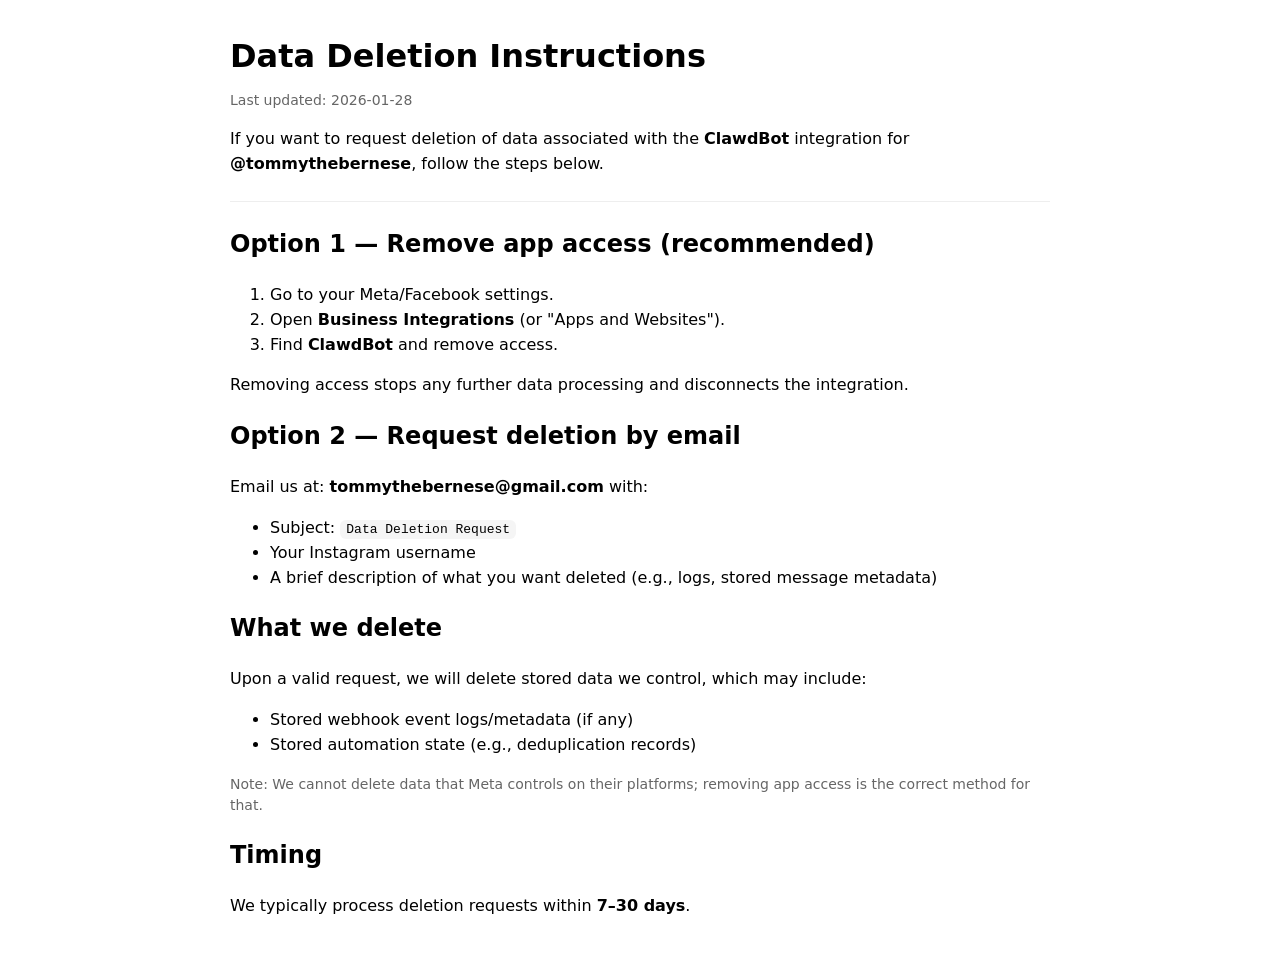
<file: delete-data.html>
<!doctype html>
<html lang="en">
<head>
  <meta charset="utf-8" />
  <meta name="viewport" content="width=device-width,initial-scale=1" />
  <title>Data Deletion Instructions — ClawdBot</title>
  <style>
    body { font-family: system-ui, -apple-system, Segoe UI, Roboto, Arial, sans-serif; margin: 0; }
    main { max-width: 820px; margin: 0 auto; padding: 32px 18px; line-height: 1.55; }
    h1 { margin: 0 0 8px; }
    .muted { color: #666; font-size: 14px; }
    code { background: #f5f5f5; padding: 2px 6px; border-radius: 6px; }
    hr { border: 0; border-top: 1px solid #eee; margin: 24px 0; }
  </style>
  <!-- Google Analytics 4 -->
  <script async src="https://www.googletagmanager.com/gtag/js?id=G-JEZ13K7YXY"></script>
  <script>
    window.dataLayer = window.dataLayer || [];
    function gtag(){dataLayer.push(arguments);}
    gtag('js', new Date());
    gtag('config', 'G-JEZ13K7YXY');
  </script>
</head>
<body>
  <main>
    <h1>Data Deletion Instructions</h1>
    <div class="muted">Last updated: 2026-01-28</div>

    <p>
      If you want to request deletion of data associated with the <strong>ClawdBot</strong> integration
      for <strong>@tommythebernese</strong>, follow the steps below.
    </p>

    <hr />

    <h2>Option 1 — Remove app access (recommended)</h2>
    <ol>
      <li>Go to your Meta/Facebook settings.</li>
      <li>Open <strong>Business Integrations</strong> (or "Apps and Websites").</li>
      <li>Find <strong>ClawdBot</strong> and remove access.</li>
    </ol>
    <p>
      Removing access stops any further data processing and disconnects the integration.
    </p>

    <h2>Option 2 — Request deletion by email</h2>
    <p>Email us at: <strong>tommythebernese@gmail.com</strong> with:</p>
    <ul>
      <li>Subject: <code>Data Deletion Request</code></li>
      <li>Your Instagram username</li>
      <li>A brief description of what you want deleted (e.g., logs, stored message metadata)</li>
    </ul>

    <h2>What we delete</h2>
    <p>Upon a valid request, we will delete stored data we control, which may include:</p>
    <ul>
      <li>Stored webhook event logs/metadata (if any)</li>
      <li>Stored automation state (e.g., deduplication records)</li>
    </ul>
    <p class="muted">
      Note: We cannot delete data that Meta controls on their platforms; removing app access is the correct method for that.
    </p>

    <h2>Timing</h2>
    <p>We typically process deletion requests within <strong>7–30 days</strong>.</p>
  </main>
</body>
</html>
</file>
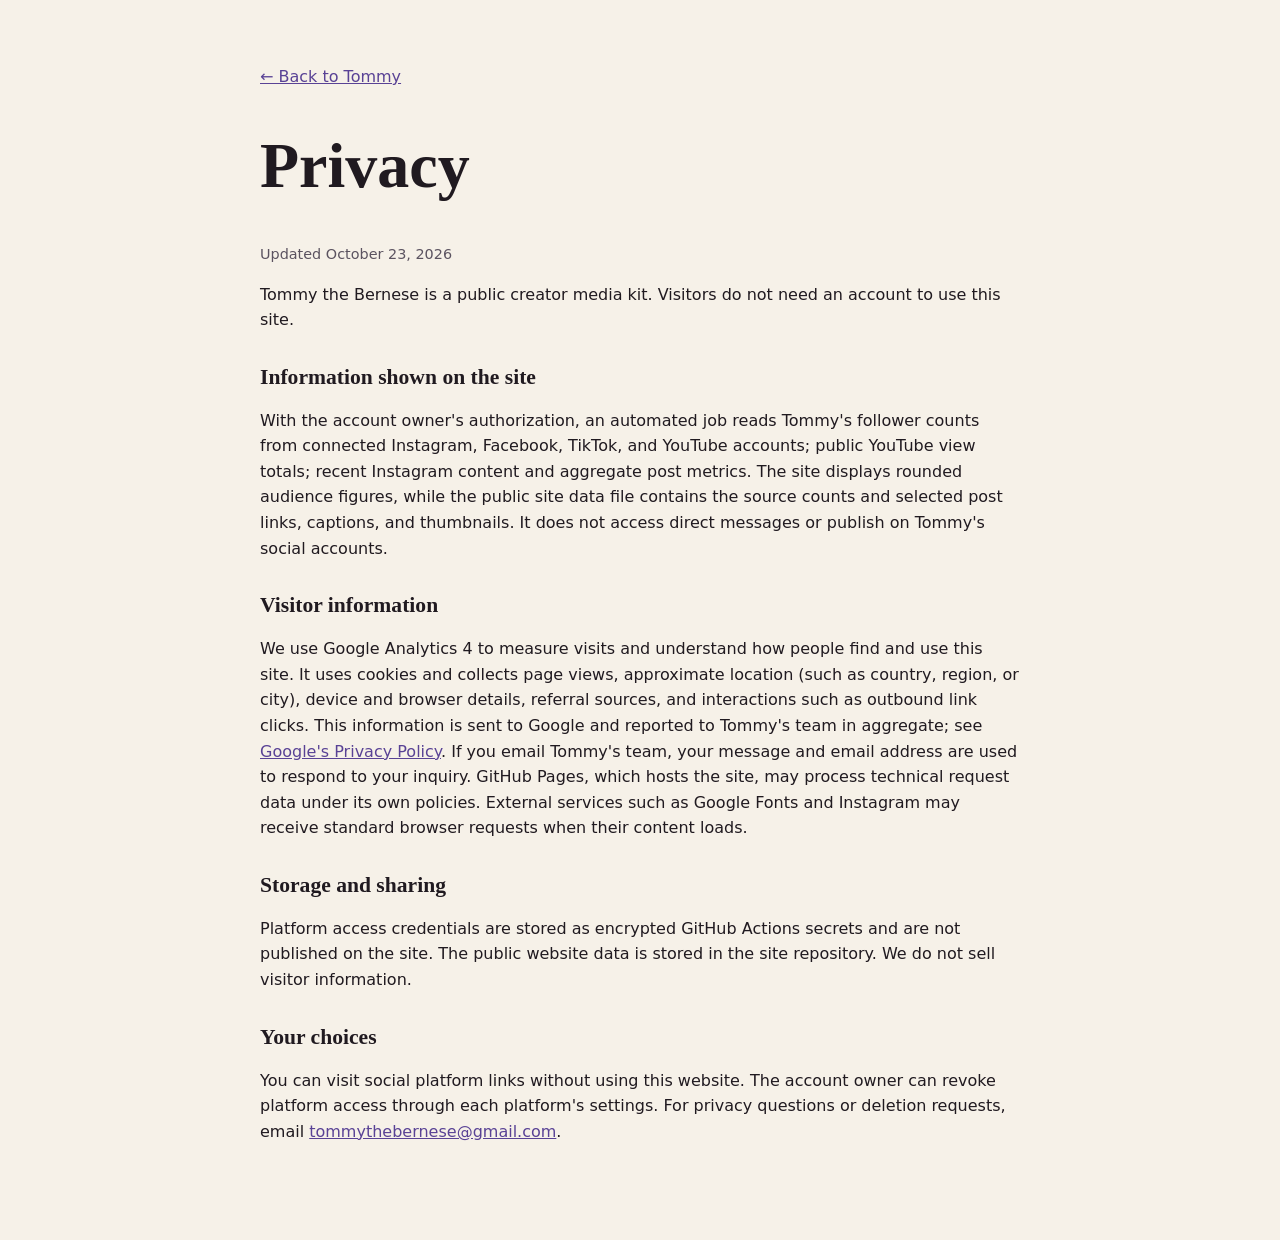
<file: privacy.html>
<!doctype html>
<html lang="en">
<head>
  <meta charset="utf-8">
  <meta name="viewport" content="width=device-width, initial-scale=1">
  <meta name="robots" content="index,follow">
  <title>Privacy · Tommy the Bernese</title>
  <style>body{margin:0;background:#f6f1e8;color:#201a20;font:16px/1.6 system-ui,-apple-system,sans-serif}main{max-width:760px;margin:auto;padding:48px 24px 80px}a{color:#594295}h1{font:700 clamp(2.4rem,6vw,4rem)/1.05 Georgia,serif}h2{margin-top:2rem;font:700 1.35rem Georgia,serif}.small{font-size:.9rem;color:#5b5360}ul{padding-left:1.4rem}</style>
  <!-- Google Analytics 4 -->
  <script async src="https://www.googletagmanager.com/gtag/js?id=G-JEZ13K7YXY"></script>
  <script>
    window.dataLayer = window.dataLayer || [];
    function gtag(){dataLayer.push(arguments);}
    gtag('js', new Date());
    gtag('config', 'G-JEZ13K7YXY');
  </script>
</head>
<body><main>
<p><a href="/">← Back to Tommy</a></p>
<h1>Privacy</h1>
<p class="small">Updated October 23, 2026</p>
<p>Tommy the Bernese is a public creator media kit. Visitors do not need an account to use this site.</p>
<h2>Information shown on the site</h2>
<p>With the account owner's authorization, an automated job reads Tommy's follower counts from connected Instagram, Facebook, TikTok, and YouTube accounts; public YouTube view totals; recent Instagram content and aggregate post metrics. The site displays rounded audience figures, while the public site data file contains the source counts and selected post links, captions, and thumbnails. It does not access direct messages or publish on Tommy's social accounts.</p>
<h2>Visitor information</h2>
<p>We use Google Analytics 4 to measure visits and understand how people find and use this site. It uses cookies and collects page views, approximate location (such as country, region, or city), device and browser details, referral sources, and interactions such as outbound link clicks. This information is sent to Google and reported to Tommy's team in aggregate; see <a href="https://policies.google.com/privacy">Google's Privacy Policy</a>. If you email Tommy's team, your message and email address are used to respond to your inquiry. GitHub Pages, which hosts the site, may process technical request data under its own policies. External services such as Google Fonts and Instagram may receive standard browser requests when their content loads.</p>
<h2>Storage and sharing</h2>
<p>Platform access credentials are stored as encrypted GitHub Actions secrets and are not published on the site. The public website data is stored in the site repository. We do not sell visitor information.</p>
<h2>Your choices</h2>
<p>You can visit social platform links without using this website. The account owner can revoke platform access through each platform's settings. For privacy questions or deletion requests, email <a href="mailto:tommythebernese@gmail.com">tommythebernese@gmail.com</a>.</p>
</main></body></html>
</file>
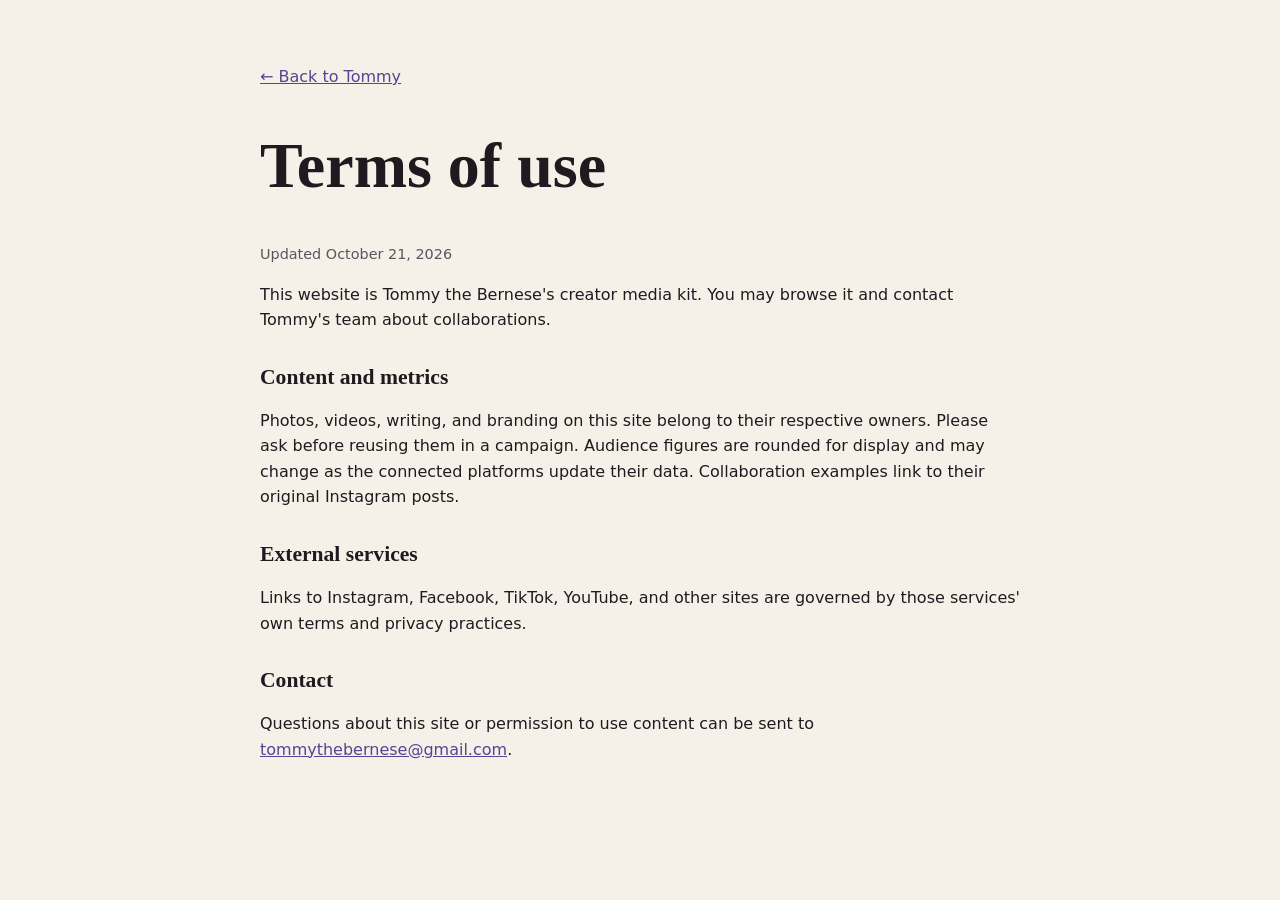
<file: terms.html>
<!doctype html>
<html lang="en">
<head>
  <meta charset="utf-8">
  <meta name="viewport" content="width=device-width, initial-scale=1">
  <title>Terms · Tommy the Bernese</title>
  <style>body{margin:0;background:#f6f1e8;color:#201a20;font:16px/1.6 system-ui,-apple-system,sans-serif}main{max-width:760px;margin:auto;padding:48px 24px 80px}a{color:#594295}h1{font:700 clamp(2.4rem,6vw,4rem)/1.05 Georgia,serif}h2{margin-top:2rem;font:700 1.35rem Georgia,serif}.small{font-size:.9rem;color:#5b5360}</style>
  <!-- Google Analytics 4 -->
  <script async src="https://www.googletagmanager.com/gtag/js?id=G-JEZ13K7YXY"></script>
  <script>
    window.dataLayer = window.dataLayer || [];
    function gtag(){dataLayer.push(arguments);}
    gtag('js', new Date());
    gtag('config', 'G-JEZ13K7YXY');
  </script>
</head>
<body><main>
<p><a href="/">← Back to Tommy</a></p>
<h1>Terms of use</h1>
<p class="small">Updated October 21, 2026</p>
<p>This website is Tommy the Bernese's creator media kit. You may browse it and contact Tommy's team about collaborations.</p>
<h2>Content and metrics</h2>
<p>Photos, videos, writing, and branding on this site belong to their respective owners. Please ask before reusing them in a campaign. Audience figures are rounded for display and may change as the connected platforms update their data. Collaboration examples link to their original Instagram posts.</p>
<h2>External services</h2>
<p>Links to Instagram, Facebook, TikTok, YouTube, and other sites are governed by those services' own terms and privacy practices.</p>
<h2>Contact</h2>
<p>Questions about this site or permission to use content can be sent to <a href="mailto:tommythebernese@gmail.com">tommythebernese@gmail.com</a>.</p>
</main></body></html>
</file>
